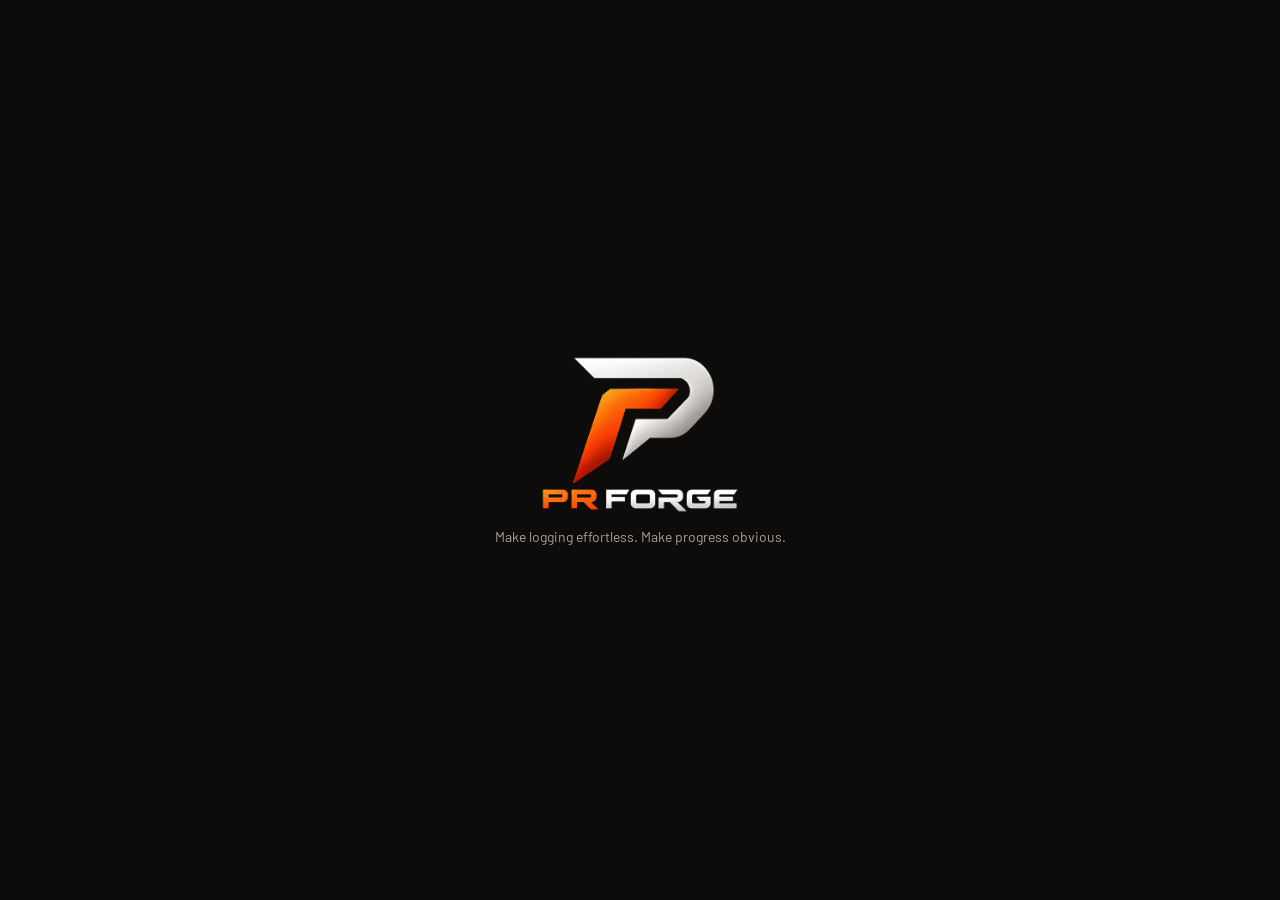
<file: index.html>
<!doctype html>
<html lang="en">
<head>
  <meta charset="utf-8">
  <script>window.__prfStart = Date.now();</script>
  <meta name="viewport" content="width=device-width, initial-scale=1, viewport-fit=cover">
  <meta name="theme-color" content="#0D0C0B">
  <meta name="color-scheme" content="dark">
  <meta name="mobile-web-app-capable" content="yes">
  <meta name="apple-mobile-web-app-capable" content="yes">
  <meta name="apple-mobile-web-app-status-bar-style" content="black-translucent">
  <meta name="apple-mobile-web-app-title" content="PR Forge">
  <meta name="description" content="PR Forge — log lifts fast, see progress clearly.">
  <title>PR Forge</title>
  <link rel="manifest" href="manifest.webmanifest">
  <link rel="apple-touch-icon" href="icons/apple-touch-icon.png">
  <link rel="icon" type="image/png" href="icons/icon-192.png">
  <link rel="stylesheet" href="css/app.css">
</head>
<body>
  <div id="splash" aria-label="PR Forge is loading">
    <img class="splash-logo" src="icons/splash-logo.png" alt="" onerror="this.remove()">
    <div class="wordmark"><span>PR</span> FORGE</div>
    <p class="tagline">Make logging effortless. Make progress obvious.</p>
  </div>
  <div id="app" hidden></div>
  <div id="toast-root" aria-live="polite"></div>
  <div id="modal-root" hidden></div>
  <noscript>PR Forge needs JavaScript turned on.</noscript>

  <script src="js/units.js"></script>
  <script src="js/exercise-library.js"></script>
  <script src="js/exercises.js"></script>
  <script src="js/cues.js"></script>
  <script src="js/metrics.js"></script>
  <script src="js/store.js"></script>
  <script src="js/plates.js"></script>
  <script src="js/importers.js"></script>
  <script src="js/vendor/supabase.js"></script>
  <script src="js/sync.js"></script>
  <script src="js/cloud.js"></script>
  <script src="js/app.js"></script>
</body>
</html>
</file>
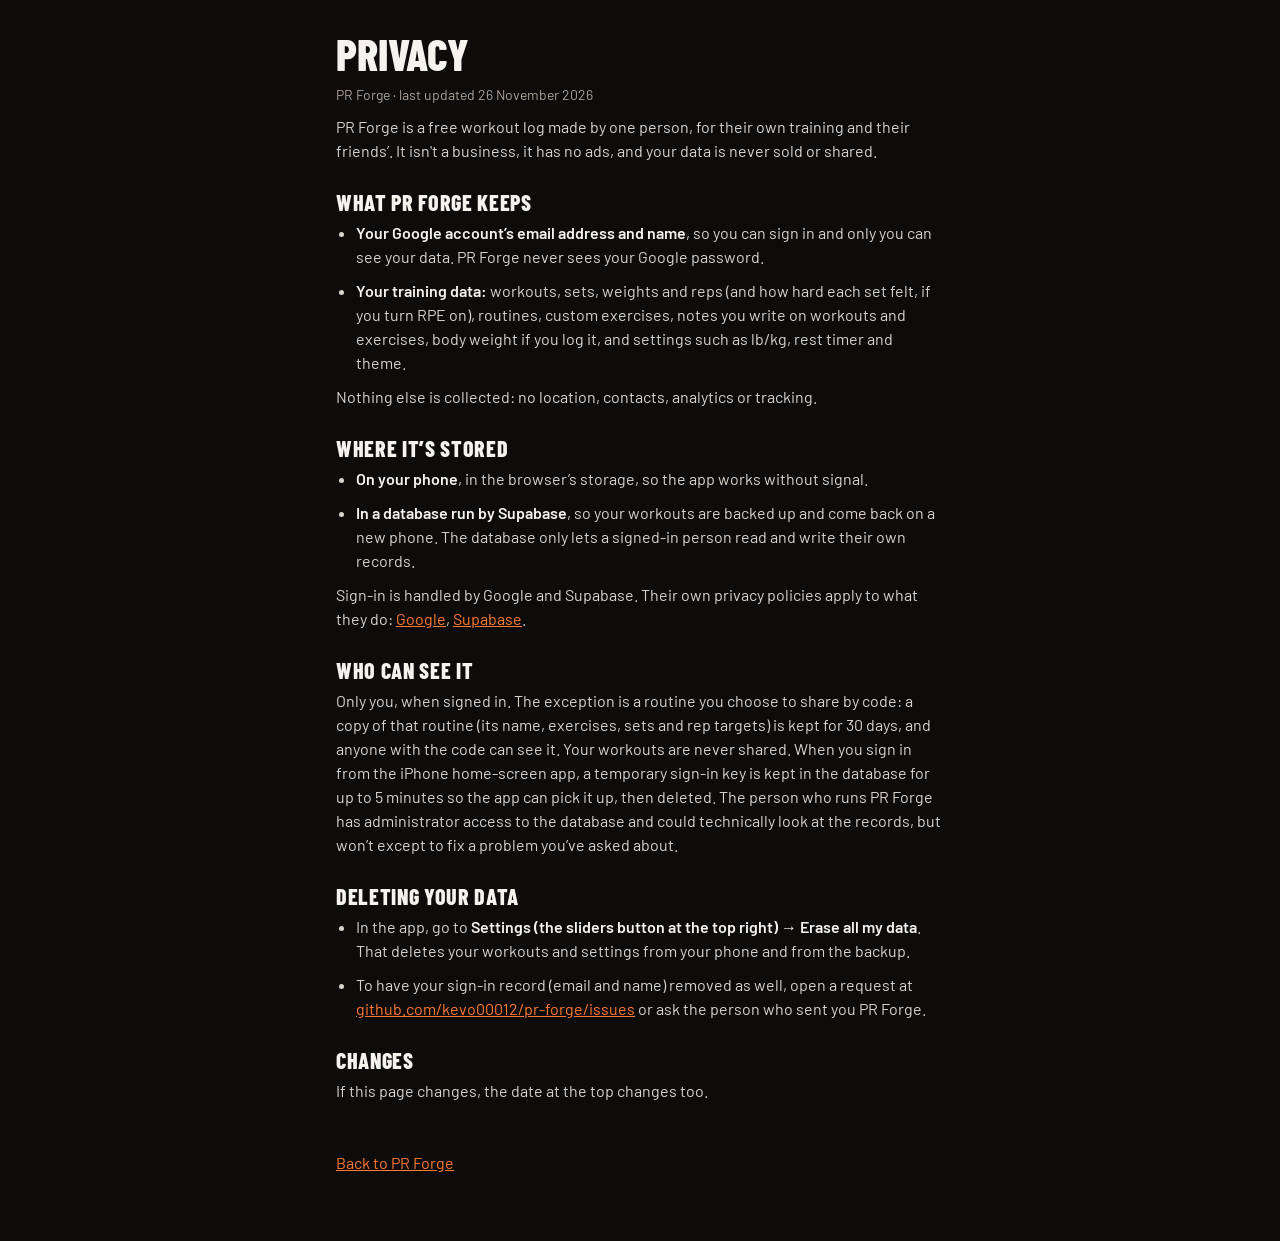
<file: privacy.html>
<!doctype html>
<html lang="en">
<head>
  <meta charset="utf-8">
  <meta name="viewport" content="width=device-width, initial-scale=1">
  <meta name="theme-color" content="#0D0C0B">
  <meta name="color-scheme" content="dark">
  <title>PR Forge privacy</title>
  <link rel="icon" type="image/png" href="icons/icon-192.png">
  <style>
    @font-face { font-family: "Barlow"; font-weight: 400; font-display: swap; src: url("fonts/barlow-latin-400-normal.woff2") format("woff2"); }
    @font-face { font-family: "Barlow"; font-weight: 600; font-display: swap; src: url("fonts/barlow-latin-600-normal.woff2") format("woff2"); }
    @font-face { font-family: "Barlow Condensed"; font-weight: 800; font-display: swap; src: url("fonts/barlow-condensed-latin-800-normal.woff2") format("woff2"); }
    :root { --bg: #0d0c0b; --text: #f6f3ef; --soft: #d9d3cc; --muted: #a8a098; --line: #2e2a26; --accent: #ff7a32; }
    * { box-sizing: border-box; }
    html, body { margin: 0; background: var(--bg); color: var(--text); font-family: "Barlow", "Helvetica Neue", Arial, sans-serif; }
    main { max-width: 640px; margin: 0 auto; padding: 32px 16px 56px; }
    h1, h2 { font-family: "Barlow Condensed", "Arial Narrow", sans-serif; font-weight: 800; text-transform: uppercase; line-height: 1; margin: 0; }
    h1 { font-size: 44px; margin-bottom: 8px; }
    h2 { font-size: 22px; letter-spacing: .03em; margin: 28px 0 8px; }
    p, li { font-size: 16px; line-height: 1.5; color: var(--soft); margin: 0 0 10px; }
    ul { padding-left: 20px; margin: 0 0 10px; }
    strong { color: var(--text); }
    a { color: var(--accent); }
    .muted { color: var(--muted); font-size: 14px; }
    .back { display: inline-block; margin-top: 28px; min-height: 44px; line-height: 44px; }
  </style>
</head>
<body>
<main>
  <h1>Privacy</h1>
  <p class="muted">PR Forge · last updated 26 November 2026</p>

  <p>PR Forge is a free workout log made by one person, for their own training and their friends’. It isn't a business, it has no ads, and your data is never sold or shared.</p>

  <h2>What PR Forge keeps</h2>
  <ul>
    <li><strong>Your Google account’s email address and name</strong>, so you can sign in and only you can see your data. PR Forge never sees your Google password.</li>
    <li><strong>Your training data:</strong> workouts, sets, weights and reps (and how hard each set felt, if you turn RPE on), routines, custom exercises, notes you write on workouts and exercises, body weight if you log it, and settings such as lb/kg, rest timer and theme.</li>
  </ul>
  <p>Nothing else is collected: no location, contacts, analytics or tracking.</p>

  <h2>Where it’s stored</h2>
  <ul>
    <li><strong>On your phone</strong>, in the browser’s storage, so the app works without signal.</li>
    <li><strong>In a database run by Supabase</strong>, so your workouts are backed up and come back on a new phone. The database only lets a signed-in person read and write their own records.</li>
  </ul>
  <p>Sign-in is handled by Google and Supabase. Their own privacy policies apply to what they do: <a href="https://policies.google.com/privacy">Google</a>, <a href="https://supabase.com/privacy">Supabase</a>.</p>

  <h2>Who can see it</h2>
  <p>Only you, when signed in. The exception is a routine you choose to share by code: a copy of that routine (its name, exercises, sets and rep targets) is kept for 30 days, and anyone with the code can see it. Your workouts are never shared. When you sign in from the iPhone home-screen app, a temporary sign-in key is kept in the database for up to 5 minutes so the app can pick it up, then deleted. The person who runs PR Forge has administrator access to the database and could technically look at the records, but won’t except to fix a problem you’ve asked about.</p>

  <h2>Deleting your data</h2>
  <ul>
    <li>In the app, go to <strong>Settings (the sliders button at the top right) → Erase all my data</strong>. That deletes your workouts and settings from your phone and from the backup.</li>
    <li>To have your sign-in record (email and name) removed as well, open a request at <a href="https://github.com/kevo00012/pr-forge/issues">github.com/kevo00012/pr-forge/issues</a> or ask the person who sent you PR Forge.</li>
  </ul>

  <h2>Changes</h2>
  <p>If this page changes, the date at the top changes too.</p>

  <a class="back" href="./">Back to PR Forge</a>
</main>
</body>
</html>
</file>
<file: css/app.css>
/* PR Forge — "Forge Scoreboard". Barlow Condensed for headings and numbers, Barlow for body.
 * Orange only for "act" or "win" (primary button, confirmed set, current set, PRs). Phone first. */
@font-face { font-family: "Barlow"; font-weight: 400; font-display: swap; src: url("../fonts/barlow-latin-400-normal.woff2") format("woff2"); }
@font-face { font-family: "Barlow"; font-weight: 500; font-display: swap; src: url("../fonts/barlow-latin-500-normal.woff2") format("woff2"); }
@font-face { font-family: "Barlow"; font-weight: 600; font-display: swap; src: url("../fonts/barlow-latin-600-normal.woff2") format("woff2"); }
@font-face { font-family: "Barlow"; font-weight: 700; font-display: swap; src: url("../fonts/barlow-latin-700-normal.woff2") format("woff2"); }
@font-face { font-family: "Barlow Condensed"; font-weight: 600; font-display: swap; src: url("../fonts/barlow-condensed-latin-600-normal.woff2") format("woff2"); }
@font-face { font-family: "Barlow Condensed"; font-weight: 700; font-display: swap; src: url("../fonts/barlow-condensed-latin-700-normal.woff2") format("woff2"); }
@font-face { font-family: "Barlow Condensed"; font-weight: 800; font-display: swap; src: url("../fonts/barlow-condensed-latin-800-normal.woff2") format("woff2"); }
:root {
  --bg: #0d0c0b;
  --surface: #171513;
  --raised: #211e1b;
  --line: #2e2a26;
  --line-2: #3a322b;
  --text: #f6f3ef;
  --soft: #d9d3cc;
  --muted: #a8a098;
  --faint: #6f6861;
  --ghost: #7a726b;
  --bar: #3a342f;
  --accent: #ff7a32;
  --accent-ink: #ff7a32;   /* orange used as text; darker in the light theme */
  --dock: #1c1916;
  --dot-bg: #1a1816;
  --warn-line: #6b5214;
  --on-accent: #1a0b03;
  --on-pr: #140802;
  --hot: #1f1712;
  --warn: #f5b94a;
  --warn-soft: #2a2213;
  --warn-text: #f5d59a;
  --danger: #ff5c5c;
  /* Spacing scale (2.5.0): use these for gap, padding and margin instead of raw pixels. */
  --space-1: 2px; --space-2: 4px; --space-3: 6px; --space-4: 8px; --space-5: 10px;
  --space-6: 12px; --space-7: 14px; --space-8: 16px; --space-9: 20px; --space-10: 24px;
  /* Type sizes for body and controls (2.5.0). Brand roles: table heads 2xs, help text s (13), body m (14), ledes and
     controls l (15). Big condensed display numbers (24px+) stay literal: each is a one-off. */
  --fs-2xs: 11px; --fs-xs: 12px; --fs-s: 13px; --fs-m: 14px; --fs-l: 15px;
  --fs-xl: 16px; --fs-2xl: 17px; --fs-3xl: 18px; --fs-4xl: 20px; --fs-5xl: 22px;
  --tabbar-h: 60px;
  --safe-b: env(safe-area-inset-bottom, 0px);
  --safe-t: env(safe-area-inset-top, 0px);
  --body: "Barlow", "Helvetica Neue", Arial, sans-serif;
  --cond: "Barlow Condensed", "Arial Narrow", sans-serif;
  font-family: var(--body);
  color: var(--text);
  background: var(--bg);
  -webkit-text-size-adjust: 100%;
}
* { box-sizing: border-box; }
html, body { margin: 0; background: var(--bg); }
body { min-height: 100vh; overscroll-behavior-y: none; -webkit-tap-highlight-color: transparent; }
button, input, select { font: inherit; color: inherit; }
button { cursor: pointer; border: 0; background: none; padding: 0; }
button:disabled { opacity: .4; cursor: default; }
:focus-visible { outline: 2px solid var(--accent); outline-offset: 2px; }
h1, h2, h3, p { margin: 0; }
ul, ol { list-style: none; margin: 0; padding: 0; }
.muted { color: var(--muted); }
.small { font-size: var(--fs-s); }
.center { text-align: center; }
.pad { padding: var(--space-9) var(--space-4); }
.icon { width: 24px; height: 24px; fill: none; stroke: currentColor; stroke-width: 2; stroke-linecap: round; stroke-linejoin: round; flex: none; }
.icon.sm { width: 18px; height: 18px; }

/* Splash */
#splash {
  position: fixed; inset: 0; z-index: 50; background: var(--bg);
  display: flex; flex-direction: column; align-items: center; justify-content: center; gap: var(--space-7);
  transition: opacity .4s ease;
}
#splash.out { opacity: 0; pointer-events: none; }
.splash-logo { width: 200px; max-width: 60vw; height: auto; aspect-ratio: 466 / 370; } /* the logo's mark and lettering, cut from the badge so no square shows */
.splash-logo + .wordmark { display: none; } /* the logo carries the name; the text is the fallback if it can't load */
.wordmark { font-family: var(--cond); font-size: 56px; font-weight: 800; letter-spacing: .12em; line-height: 1; }
.wordmark span { color: var(--accent-ink); }
.tagline { color: var(--muted); font-size: var(--fs-m); padding: 0 var(--space-8); text-align: center; }
.wordmark-img { display: block; flex: none; width: 136px; height: auto; margin-bottom: 7px; }

/* Layout */
.screen {
  max-width: 560px; margin: 0 auto;
  padding: calc(var(--space-9) + var(--safe-t)) var(--space-8) calc(var(--tabbar-h) + var(--safe-b) + 104px);
  display: flex; flex-direction: column; gap: var(--space-8);
}
.screen.no-tabs { padding-bottom: calc(var(--space-10) + var(--safe-b)); }
.top { display: flex; flex-direction: column; gap: var(--space-1); }
.top.row { flex-direction: row; align-items: center; justify-content: space-between; gap: var(--space-5); }
.center a { color: inherit; }
.top-tools { display: flex; align-items: center; gap: var(--space-5); flex: none; }
.top-tools .wordmark-img { margin-bottom: 0; }
.top.end { align-items: flex-end; }
.sticky-top {
  position: sticky; top: 0; z-index: 5; background: var(--bg);
  margin: calc(-20px - var(--safe-t)) -16px 0; padding: calc(var(--space-5) + var(--safe-t)) var(--space-8) var(--space-5);
  border-bottom: 1px solid var(--line);
}
h1, h2, h3, .card-title, .eyebrow { font-family: var(--cond); text-transform: uppercase; }
h1 { font-size: 46px; font-weight: 800; line-height: .95; letter-spacing: -.01em; overflow-wrap: anywhere; }
h1.h-sm { font-size: var(--fs-5xl); letter-spacing: .04em; line-height: 1; }
h1.big { font-size: 52px; }
h2 { font-size: 30px; font-weight: 800; line-height: 1; overflow-wrap: anywhere; }
h2.big { font-size: 40px; }
h3, h2.h-lift { font-size: var(--fs-4xl); font-weight: 700; line-height: 1.05; overflow-wrap: anywhere; }
.eyebrow { color: var(--muted); font-size: var(--fs-m); font-weight: 600; letter-spacing: .16em; display: flex; align-items: center; gap: var(--space-4); }
.eyebrow.on { color: var(--accent-ink); font-weight: 700; font-size: var(--fs-s); letter-spacing: .18em; }
.card { background: var(--surface); border: 1px solid var(--line); border-radius: 20px; padding: var(--space-8); display: flex; flex-direction: column; gap: var(--space-6); min-width: 0; }
.card-title { font-size: var(--fs-s); color: var(--muted); letter-spacing: .16em; font-weight: 700; line-height: 1.2; }
.card.empty { text-align: center; padding: 26px 18px; }
.card.hero { padding: var(--space-9); gap: var(--space-8); }
.hero-top { display: flex; justify-content: space-between; align-items: baseline; gap: var(--space-5); }
.ex-names { color: var(--soft); font-size: var(--fs-m); line-height: 1.4; }
.row-2 { display: grid; grid-template-columns: minmax(0, 1fr) minmax(0, 1fr); gap: var(--space-4); }
.tip { line-height: 1.4; }
.row-2 .btn { font-size: var(--fs-l); padding: 0 var(--space-4); white-space: nowrap; }
.num-font { font-family: var(--cond); font-variant-numeric: tabular-nums; }

/* Buttons */
.btn {
  display: inline-flex; align-items: center; justify-content: center; gap: var(--space-3);
  min-height: 44px; padding: 0 var(--space-8); border-radius: 12px; font-weight: 600; font-size: var(--fs-l);
  background: var(--raised); border: 1px solid var(--line);
}
.btn.block { width: 100%; }
.btn.sm { padding: 0 var(--space-6); font-size: var(--fs-m); }
.btn.primary, .btn.white {
  min-height: 56px; border-radius: 14px; font-family: var(--cond); font-weight: 800; font-size: var(--fs-4xl);
  letter-spacing: .08em; text-transform: uppercase;
}
.btn.primary { background: var(--accent); border-color: var(--accent); color: var(--on-accent); }
.btn.primary.sm { min-height: 44px; border-radius: 12px; font-size: var(--fs-xl); }
.btn.primary:active { filter: brightness(.92); }
.btn.white { background: var(--text); border-color: var(--text); color: var(--bg); }
.btn.finish {
  background: transparent; border: 1.5px solid var(--accent); color: var(--accent-ink);
  font-family: var(--cond); font-weight: 800; font-size: var(--fs-xl); letter-spacing: .08em; text-transform: uppercase;
}
.btn.ghost { background: transparent; }
.btn.danger { background: var(--danger); border-color: var(--danger); color: #1a0606; }
.btn.danger-ghost { background: transparent; color: var(--danger); border-color: transparent; }
.modal-actions .btn.primary { min-height: 44px; border-radius: 12px; font-size: var(--fs-2xl); }
.icon-btn { width: 44px; height: 44px; display: inline-flex; align-items: center; justify-content: center; border-radius: 12px; color: var(--muted); flex: none; }
.icon-btn.boxed { border: 1px solid var(--line); color: var(--text); }
.icon-btn:active { background: var(--raised); }
.chip { min-height: 44px; padding: 0 var(--space-7); border-radius: 12px; border: 1px solid var(--line); background: transparent; font-size: var(--fs-m); font-weight: 600; white-space: nowrap; color: var(--soft); }
.chip.on { background: var(--text); border-color: var(--text); color: var(--bg); font-weight: 700; }
.chips { display: flex; flex-wrap: wrap; gap: var(--space-3); }
.chips.scroll { flex-wrap: nowrap; overflow-x: auto; scrollbar-width: none; padding-bottom: var(--space-1); flex: none; }
.chips.scroll::-webkit-scrollbar { display: none; }

/* Tab bar + docks above it */
.tabbar {
  position: fixed; left: 0; right: 0; bottom: 0; z-index: 20;
  display: grid; grid-template-columns: repeat(4, minmax(0, 1fr)); gap: var(--space-2);
  height: calc(var(--tabbar-h) + var(--safe-b)); padding: 0 var(--space-6) var(--safe-b);
  background: var(--bg); border-top: 1px solid var(--line);
}
.tab { display: flex; flex-direction: column; align-items: center; justify-content: center; gap: var(--space-2); color: var(--muted); font-size: var(--fs-2xs); font-weight: 600; letter-spacing: .04em; }
.tab.on { color: var(--accent-ink); font-weight: 700; }
.active-bar, .rest-dock {
  position: fixed; left: 12px; right: 12px; z-index: 19;
  bottom: calc(var(--tabbar-h) + var(--safe-b) + 12px);
  max-width: 536px; margin: 0 auto;
  display: flex; align-items: center; gap: var(--space-6); text-align: left;
}
.active-bar { min-height: 60px; padding: var(--space-5) var(--space-8); background: var(--hot); border: 1.5px solid var(--accent); border-radius: 18px; }
.ab-text { flex: 1; display: flex; flex-direction: column; min-width: 0; }
.ab-text strong { font-family: var(--cond); font-weight: 800; font-size: var(--fs-4xl); line-height: 1.1; text-transform: uppercase; white-space: nowrap; overflow: hidden; text-overflow: ellipsis; }
.ab-text .muted { font-size: var(--fs-s); font-variant-numeric: tabular-nums; }
.ab-go { color: var(--accent-ink); font-family: var(--cond); font-weight: 800; font-size: var(--fs-xl); letter-spacing: .08em; text-transform: uppercase; }
.pulse { width: 10px; height: 10px; border-radius: 50%; background: var(--accent); flex: none; box-shadow: 0 0 0 0 rgba(255,122,50,.6); animation: pulse 1.8s infinite; }
@keyframes pulse { 70% { box-shadow: 0 0 0 9px rgba(255,122,50,0); } 100% { box-shadow: 0 0 0 0 rgba(255,122,50,0); } }
.rest-dock { padding: var(--space-6) var(--space-6) var(--space-6) var(--space-8); background: var(--dock); border: 1px solid var(--line-2); border-radius: 18px; }
.rest-main { flex: 1; min-width: 0; display: flex; flex-direction: column; gap: var(--space-3); }
.rest-read { display: flex; align-items: baseline; gap: var(--space-4); }
.rest-label { font-family: var(--cond); font-weight: 700; font-size: var(--fs-xs); letter-spacing: .16em; text-transform: uppercase; color: var(--muted); }
.rest-time { font-family: var(--cond); font-weight: 800; font-size: 32px; line-height: 1; font-variant-numeric: tabular-nums; }
.rest-track, .wk-track { height: 4px; border-radius: 2px; overflow: hidden; }
.rest-track { background: var(--line); }
.wk-track { background: var(--raised); }
.rest-fill, .wk-fill { height: 4px; background: var(--accent); }
.rest-btn { height: 44px; padding: 0 var(--space-6); border-radius: 12px; border: 1px solid var(--line-2); font-weight: 700; font-size: var(--fs-l); flex: none; }

/* Today */
.week-wrap { display: flex; flex-direction: column; gap: var(--space-5); }
.week { display: grid; grid-template-columns: repeat(7, minmax(0, 1fr)); gap: var(--space-3); }
.day { display: flex; flex-direction: column; align-items: center; gap: var(--space-3); }
.dl { font-size: var(--fs-xs); color: var(--muted); font-weight: 600; }
.dot { width: 100%; height: 44px; border-radius: 8px; background: var(--dot-bg); border: 1px solid var(--line); display: flex; align-items: center; justify-content: center; color: var(--on-accent); }
.dot .icon { width: 20px; height: 20px; stroke-width: 2.6; }
.day.done .dot { background: var(--accent); border-color: var(--accent); }
.day.today .dot { border: 2px solid var(--accent); background: transparent; }
.day.today.done .dot { background: var(--accent); }
.day.future .dot { background: transparent; border-style: dashed; border-color: var(--line-2); }
.day.future .dl { color: var(--faint); }
.day.today .dl { color: var(--accent-ink); font-weight: 700; }
.week-line { font-size: var(--fs-m); color: var(--muted); }
.plan { display: flex; flex-direction: column; }
.plan li { display: flex; justify-content: space-between; align-items: baseline; gap: var(--space-6); padding: var(--space-5) 0; border-top: 1px solid var(--line); }
.plan li:last-child { border-bottom: 1px solid var(--line); }
.plan-name { font-size: var(--fs-xl); font-weight: 600; min-width: 0; }
.plan-side { font-size: var(--fs-s); font-weight: 500; color: var(--muted); white-space: nowrap; }
.plan-val { font-family: var(--cond); font-weight: 600; font-size: var(--fs-3xl); color: var(--soft); font-variant-numeric: tabular-nums; white-space: nowrap; }
.plan-more { font-size: var(--fs-s); color: var(--muted); }
.stats { display: grid; grid-template-columns: repeat(3, minmax(0, 1fr)); border-top: 1px solid var(--line); border-bottom: 1px solid var(--line); }
.stat { padding: var(--space-7) var(--space-4) var(--space-7) var(--space-7); display: flex; flex-direction: column; gap: var(--space-1); min-width: 0; border-right: 1px solid var(--line); }
.stat:first-child { padding-left: 0; }
.stat:last-child { border-right: 0; }
.stat-v { font-family: var(--cond); font-size: 30px; font-weight: 700; line-height: 1; font-variant-numeric: tabular-nums; white-space: nowrap; }
.stat-v small { font-size: var(--fs-3xl); color: var(--muted); font-weight: 700; }
.stat-v.soft { font-size: var(--fs-5xl); line-height: 30px; color: var(--soft); }
.stat-v.up { color: var(--accent-ink); }
.stat-l { font-size: var(--fs-xs); color: var(--muted); line-height: 1.25; overflow: hidden; text-overflow: ellipsis; white-space: nowrap; }

/* Saved workouts */
.tpl-head { display: flex; justify-content: space-between; align-items: center; gap: var(--space-4); }
.tpl-list { display: flex; flex-direction: column; }
.tpl-row { display: grid; grid-template-columns: minmax(0, 1fr) auto; grid-template-areas: "name tools" "step step"; gap: var(--space-3) var(--space-4); padding: var(--space-5) 0; border-bottom: 1px solid var(--line); }
.tpl-row:last-child { border-bottom: 0; }
.tpl-name { grid-area: name; display: flex; flex-direction: column; gap: var(--space-1); min-width: 0; }
.tpl-tools { grid-area: tools; display: flex; }
.stepper { grid-area: step; display: inline-flex; align-items: center; gap: var(--space-2); justify-self: start; background: var(--raised); border-radius: 12px; }
.stepper button { width: 44px; height: 44px; font-size: var(--fs-4xl); color: var(--text); }
.stepper span { min-width: 58px; text-align: center; font-family: var(--cond); font-weight: 700; font-size: var(--fs-2xl); font-variant-numeric: tabular-nums; }
.mus-list { list-style: none; margin: 0; padding: 0; display: flex; flex-direction: column; gap: var(--space-4); }
.mus-row { display: grid; grid-template-columns: 84px minmax(0, 1fr) 56px; align-items: center; gap: var(--space-5); }
.mus-name { font-size: var(--fs-m); color: var(--soft); white-space: nowrap; overflow: hidden; text-overflow: ellipsis; }
.mus-track { position: relative; height: 12px; border-radius: 6px; background: var(--raised); overflow: hidden; }
.mus-last, .mus-now { position: absolute; left: 0; top: 0; bottom: 0; border-radius: 6px; }
.mus-last { background: var(--line); }
.mus-now { background: var(--soft); top: 3px; bottom: 3px; }
.mus-num { font-family: var(--cond); font-weight: 700; font-size: var(--fs-3xl); text-align: right; font-variant-numeric: tabular-nums; }
.mus-num small { font-size: var(--fs-m); color: var(--muted); font-weight: 600; }
.set-row.rpe { grid-template-columns: 36px minmax(0, 1fr) 14px minmax(0, 1fr) 46px 52px; gap: var(--space-3); }
.set-row.one.rpe { grid-template-columns: 36px minmax(0, 1fr) 46px 52px; }
.set-row.head.rpe span:nth-child(5), .set-row.head.one.rpe span:nth-child(3) { text-align: center; }
.rpe-in { font-size: var(--fs-2xl) !important; }
.sup-tag { color: var(--text); font-weight: 700; }
.tpl-link { grid-column: 1 / -1; justify-self: start; min-height: 44px; padding: 0 var(--space-6); margin-top: var(--space-1); border-radius: 12px; border: 1px dashed var(--line-2); color: var(--muted); font-size: var(--fs-m); font-weight: 600; }
.tpl-link.on { border-style: solid; border-color: var(--soft); color: var(--text); }
.bw-row { display: flex; align-items: center; justify-content: space-between; gap: var(--space-6); }
.bw-list { list-style: none; margin: 0; padding: 0; }
.bw-item { display: grid; grid-template-columns: 1fr auto 44px; align-items: center; gap: var(--space-4); border-top: 1px solid var(--line); min-height: 48px; font-size: var(--fs-l); }
.bw-item strong { font-family: var(--cond); font-size: var(--fs-3xl); font-variant-numeric: tabular-nums; }
.field-pair { display: grid; grid-template-columns: 1fr 1fr; gap: var(--space-5); }
.field-pair .field { min-width: 0; }
.tpl-plan { grid-area: step; display: flex; align-items: center; gap: var(--space-5); flex-wrap: wrap; }
.tpl-reps { display: inline-flex; align-items: center; gap: var(--space-3); color: var(--muted); }
.tpl-reps input { width: 72px; height: 44px; border-radius: 12px; border: 1px solid var(--line); background: var(--raised); color: var(--text); text-align: center;
  font-family: var(--cond); font-weight: 700; font-size: var(--fs-2xl); font-variant-numeric: tabular-nums; }
.tpl-reps input::placeholder { color: var(--muted); font-weight: 600; }
.ex-goal { font-size: var(--fs-s); color: var(--soft); line-height: 1.35; margin-top: var(--space-2); }
.ex-goal b { color: var(--text); }
.card.nudge { gap: var(--space-5); }
.card.nudge p { margin: 0; line-height: 1.4; color: var(--soft); }
.card.nudge b { color: var(--text); }
.card.stale { gap: var(--space-5); border-color: var(--line); }
.card.stale p { margin: 0; line-height: 1.4; color: var(--soft); }
.card.stale b { color: var(--text); }
.row-btns { display: flex; gap: var(--space-4); flex-wrap: wrap; }
.row-btns .btn { min-height: 44px; }
.field { display: flex; flex-direction: column; gap: var(--space-3); font-size: var(--fs-s); color: var(--muted); }
.field input, .field select, .search {
  width: 100%; min-height: 46px; padding: 0 var(--space-6); border-radius: 12px;
  border: 1px solid var(--line-2); background: var(--bg); color: var(--text); font-size: var(--fs-xl); flex: none;
}
.field input:focus, .search:focus { border-color: var(--accent); outline: none; }
.field textarea { width: 100%; min-height: 180px; padding: var(--space-5) var(--space-6); border-radius: 12px; border: 1px solid var(--line-2); background: var(--bg); color: var(--text); font: inherit; font-size: var(--fs-xl); line-height: 1.4; resize: vertical; }
.field textarea:focus { border-color: var(--accent); outline: none; }
.field textarea::placeholder { color: var(--ghost); }
.paste-wk { display: flex; flex-direction: column; gap: var(--space-3); }
.paste-wk h3 { font-family: var(--cond); font-weight: 800; font-size: var(--fs-4xl); text-transform: uppercase; margin: 0; }
.paste-list { display: flex; flex-direction: column; }
.paste-list li { display: flex; justify-content: space-between; align-items: center; gap: var(--space-5); padding: var(--space-4) 0; border-top: 1px solid var(--line); }
.paste-name { display: flex; flex-direction: column; gap: var(--space-1); min-width: 0; }
.paste-sets { font-family: var(--cond); font-weight: 700; font-size: var(--fs-2xl); white-space: nowrap; font-variant-numeric: tabular-nums; }
.field select { appearance: none; -webkit-appearance: none; }
input::placeholder { color: var(--ghost); opacity: 1; }

/* Logging */
.wk-head { display: grid; grid-template-columns: 44px minmax(0, 1fr) auto; align-items: center; gap: var(--space-4); }
.wk-title { display: flex; flex-direction: column; align-items: center; min-width: 0; }
.wk-title strong { max-width: 100%; font-family: var(--cond); font-weight: 800; font-size: var(--fs-4xl); line-height: 1.15; letter-spacing: .06em; text-transform: uppercase; white-space: nowrap; overflow: hidden; text-overflow: ellipsis; }
.wk-title span { font-family: var(--cond); font-weight: 600; font-size: var(--fs-l); color: var(--muted); font-variant-numeric: tabular-nums; }
.wk-progress { display: flex; flex-direction: column; gap: var(--space-3); }
.wk-progress-text { display: flex; justify-content: space-between; gap: var(--space-6); font-size: var(--fs-s); color: var(--muted); }
.wk-progress-text span:first-child { white-space: nowrap; }
.wk-progress-text span:last-child { min-width: 0; overflow: hidden; text-overflow: ellipsis; white-space: nowrap; }
.ex-card { gap: var(--space-3); }
.ex-head { display: flex; justify-content: space-between; align-items: flex-start; gap: var(--space-4); }
.ex-head-text { display: flex; flex-direction: column; gap: var(--space-2); min-width: 0; flex: 1; }
.ex-head h2 { font-size: 28px; }
.ex-meta { font-size: var(--fs-s); color: var(--muted); line-height: 1.3; }
.ex-tools { display: flex; align-items: center; gap: var(--space-1); flex: none; margin: -6px -10px 0 0; }
.ex-best { font-family: var(--cond); font-weight: 700; font-size: var(--fs-s); letter-spacing: .1em; text-transform: uppercase; color: var(--muted); white-space: nowrap; }
.set-row { display: grid; grid-template-columns: 36px minmax(0, 1fr) 20px minmax(0, 1fr) 52px; gap: var(--space-4); align-items: center; height: 52px; border-top: 1px solid var(--line); }
.set-row.one { grid-template-columns: 36px minmax(0, 1fr) 52px; }
.set-row.head.one span:nth-child(2) { text-align: center; }
.set-row.head { height: auto; border-top: 0; padding: var(--space-5) 0 var(--space-1); font-size: var(--fs-2xs); font-weight: 700; letter-spacing: .12em; text-transform: uppercase; color: var(--muted); }
.set-row.head span:nth-child(2), .set-row.head span:nth-child(4) { text-align: center; }
.head-side { letter-spacing: 0; text-transform: none; font-weight: 600; color: var(--soft); white-space: nowrap; }
.set-n { position: relative; width: 32px; height: 32px; border-radius: 8px; background: var(--raised); font-weight: 700; font-size: var(--fs-m); display: flex; align-items: center; justify-content: center; }
.set-n::after { content: ""; position: absolute; inset: -6px -8px -6px -4px; }
.set-row.warm .set-n { color: var(--warn); background: var(--warn-soft); }
.x { color: var(--faint); font-size: var(--fs-xl); text-align: center; }
.cell { position: relative; min-width: 0; }
.num {
  width: 100%; height: 44px; border-radius: 10px; border: 1px solid var(--line-2); background: var(--bg);
  text-align: center; font-family: var(--cond); font-size: 26px; font-weight: 700; font-variant-numeric: tabular-nums; color: var(--text); padding: 0 var(--space-1);
}
.num:focus { border-color: var(--accent); outline: none; }
.pr-tag { position: absolute; right: 0; top: 2px; font-family: var(--cond); font-weight: 800; font-size: var(--fs-2xs); letter-spacing: .12em; color: var(--accent-ink); pointer-events: none; }
.check { width: 52px; height: 44px; border-radius: 12px; border: 1px solid var(--line); background: var(--raised); display: flex; align-items: center; justify-content: center; color: var(--muted); }
.check .icon { width: 22px; height: 22px; stroke-width: 2.8; }
.check.on { background: var(--accent); border-color: var(--accent); color: var(--on-accent); }
.set-row.warm .check.on { background: var(--raised); border-color: var(--line); color: var(--muted); }
.set-row.done .num { border-color: transparent; background: transparent; }
.set-row.warm.done .num { color: var(--muted); font-weight: 600; }
.set-row.active { height: 60px; margin: 0 -8px; padding: 0 var(--space-4); border-radius: 14px; border: 1.5px solid var(--accent); background: var(--hot); }
.set-row.active .set-n { background: var(--accent); color: var(--on-accent); font-weight: 800; }
.set-row.active .check { background: transparent; border: 1.5px solid var(--accent); color: var(--accent-ink); }
.set-row.active + .set-row { border-top: 0; }
.plates { display: flex; flex-wrap: wrap; align-items: center; gap: var(--space-4); padding-top: var(--space-4); font-size: var(--fs-s); line-height: 1.3; color: var(--muted); }
.plates:empty { display: none; }
.plate-chips { display: inline-flex; flex-wrap: wrap; gap: var(--space-3); }
.plate-chip { min-width: 36px; height: 28px; padding: 0 var(--space-4); border-radius: 6px; display: inline-flex; align-items: center; justify-content: center; font-family: var(--cond); font-weight: 800; font-size: var(--fs-xl); font-variant-numeric: tabular-nums; color: var(--bg); background: var(--muted); }
.plate-chip.p0 { background: var(--text); }
.plate-chip.p1 { background: var(--soft); }
.type-list { display: flex; flex-direction: column; gap: var(--space-3); }
.type-opt { width: 100%; min-height: 56px; padding: var(--space-4) var(--space-6); border: 1px solid var(--line); border-radius: 12px; display: flex; flex-direction: column; gap: var(--space-1); justify-content: center; text-align: left; }
.type-opt strong { font-weight: 600; }
.type-opt.on { border: 1.5px solid var(--text); }
.bar-input { width: 96px; height: 44px; padding: 0 var(--space-4); border-radius: 12px; border: 1px solid var(--line-2); background: var(--bg); color: var(--text); text-align: center; font-family: var(--cond); font-size: var(--fs-4xl); font-weight: 700; font-variant-numeric: tabular-nums; }
.bar-input:focus { border-color: var(--accent); outline: none; }
.import-row { display: flex; align-items: center; justify-content: space-between; gap: var(--space-4); padding-top: var(--space-3); }
.ex-actions { display: flex; gap: var(--space-4); flex-wrap: wrap; padding-top: var(--space-4); }
.ex-row { width: 100%; min-height: 64px; padding: var(--space-6) var(--space-8); border: 1px solid var(--line); border-radius: 16px; display: flex; justify-content: space-between; align-items: center; gap: var(--space-6); text-align: left; }
.ex-row-text { display: flex; flex-direction: column; gap: var(--space-1); min-width: 0; }
.ex-row-label { font-family: var(--cond); font-weight: 700; font-size: var(--fs-xs); letter-spacing: .16em; text-transform: uppercase; color: var(--muted); display: flex; align-items: center; gap: var(--space-2); }
.ex-row.done .ex-row-label { color: var(--accent-ink); }
.ex-row-label .icon { width: 14px; height: 14px; stroke-width: 3; }
.ex-row-name { font-family: var(--cond); font-weight: 700; font-size: var(--fs-4xl); line-height: 1.1; text-transform: uppercase; overflow-wrap: anywhere; }
.ex-row-plan { font-family: var(--cond); font-weight: 600; font-size: var(--fs-3xl); color: var(--soft); font-variant-numeric: tabular-nums; white-space: nowrap; flex: none; text-align: right; display: flex; flex-direction: column; }
.ex-row-plan small { font-family: var(--body); font-size: var(--fs-s); font-weight: 500; color: var(--muted); }

/* PR moment */
.pr-moment { position: fixed; inset: 0; z-index: 35; background: var(--bg); overflow-y: auto; overscroll-behavior: contain; display: flex; flex-direction: column; }
.pr-panel { background: var(--accent); color: var(--on-pr); padding: calc(var(--space-8) + var(--safe-t)) var(--space-10) 28px; display: flex; flex-direction: column; gap: var(--space-5); flex: none; }
.pr-panel-top { display: flex; justify-content: space-between; align-items: center; gap: var(--space-4); }
.pr-kicker { display: flex; align-items: center; gap: var(--space-4); font-family: var(--cond); font-weight: 800; font-size: var(--fs-l); letter-spacing: .2em; text-transform: uppercase; }
.pr-kicker .icon { width: 20px; height: 20px; }
.pr-close { width: 44px; height: 44px; border-radius: 22px; background: rgba(20, 8, 2, .12); color: var(--on-pr); display: flex; align-items: center; justify-content: center; flex: none; }
.pr-name { margin-top: var(--space-5); font-size: 34px; font-weight: 800; }
.pr-side { font-size: var(--fs-m); font-weight: 600; }
.pr-num { display: flex; align-items: baseline; gap: var(--space-5); font-family: var(--cond); font-weight: 800; line-height: .85; font-variant-numeric: tabular-nums; }
.pr-num-main { font-size: 132px; letter-spacing: -.03em; }
.pr-num.long .pr-num-main { font-size: 92px; }
.pr-num-sub { display: flex; flex-direction: column; gap: var(--space-3); font-size: 30px; }
.pr-grid { display: grid; grid-template-columns: repeat(2, minmax(0, 1fr)); margin-top: var(--space-7); border-top: 2px solid var(--on-pr); }
.pr-grid.one { grid-template-columns: minmax(0, 1fr); }
.pr-grid div { padding-top: var(--space-6); display: flex; flex-direction: column; gap: var(--space-1); min-width: 0; }
.pr-grid div + div { padding-left: var(--space-8); border-left: 2px solid var(--on-pr); }
.pr-grid strong { font-family: var(--cond); font-weight: 800; font-size: 30px; line-height: 1; font-variant-numeric: tabular-nums; }
.pr-grid span { font-size: var(--fs-s); font-weight: 600; }
.pr-chart { padding: var(--space-10) var(--space-10) 0; display: flex; flex-direction: column; gap: var(--space-7); flex: none; }
.pr-chart-head, .pr-chart-foot { display: flex; justify-content: space-between; align-items: baseline; gap: var(--space-4); }
.pr-chart-head span { font-size: var(--fs-s); color: var(--muted); }
.pr-chart-foot { font-size: var(--fs-xs); color: var(--muted); }
.pr-chart-foot strong { color: var(--text); font-weight: 600; }
.pr-note { font-size: var(--fs-l); line-height: 1.45; color: var(--soft); }
.pr-note strong { color: var(--text); }
.pr-note .to { color: var(--accent-ink); }
.pr-foot { margin-top: auto; padding: var(--space-10) var(--space-10) calc(var(--space-10) + var(--safe-b)); flex: none; }
.bars { display: grid; grid-template-columns: repeat(8, minmax(0, 1fr)); gap: 3px; align-items: end; height: 64px; }
.bars span { border-radius: 2px; background: var(--bar); }
.bars span.blank { background: transparent; }
.bars span.last-accent { background: var(--accent); }
.bars span.last-soft { background: var(--soft); }
.bars span.last-warn { background: var(--warn); }
.bars.tall { height: 132px; gap: var(--space-4); border-bottom: 1px solid var(--line); }
.bars.tall span { border-radius: 4px 4px 0 0; }

/* Progress */
.lede { font-size: var(--fs-l); line-height: 1.4; color: var(--soft); }
.lede .win { color: var(--accent-ink); }
.lede .warn { color: var(--warn); }
.trend { display: grid; grid-template-columns: minmax(0, 1fr) 112px; gap: var(--space-2) var(--space-6); align-items: end; border-radius: 18px; width: 100%; text-align: left; }
.trend-lift { font-family: var(--cond); font-size: var(--fs-4xl); font-weight: 700; line-height: 1.05; text-transform: uppercase; overflow-wrap: anywhere; }
.vol-chart { display: grid; grid-template-columns: repeat(8, minmax(0, 1fr)); height: 120px; border-bottom: 1px solid var(--line); }
.vol-col { height: 100%; padding: 0 1px; display: flex; align-items: flex-end; justify-content: center; }
.vol-bar { display: block; width: 100%; border-radius: 4px 4px 0 0; background: var(--bar); }
.vol-col.now .vol-bar { background: var(--soft); }
.vol-col.picked .vol-bar { outline: 2px solid var(--text); outline-offset: -2px; }
.lift-head { display: flex; align-items: center; justify-content: space-between; gap: var(--space-6); flex-wrap: wrap; }
.lift-chart { display: block; width: 100%; height: auto; }
.lift-chart polyline { fill: none; stroke: var(--soft); stroke-width: 2; stroke-linejoin: round; stroke-linecap: round; }
.lift-chart circle { fill: var(--soft); stroke: var(--surface); stroke-width: 2; }
.lift-chart circle.dot-progressing { fill: var(--accent); }
.lift-chart circle.dot-stalled, .lift-chart circle.dot-down { fill: var(--warn); }
.lift-chart .gap { stroke: var(--line); stroke-width: 2; stroke-dasharray: 3 5; }
.lift-chart .axis { stroke: var(--line); stroke-width: 1; }
.lift-chart text { fill: var(--text); font-family: var(--cond); font-weight: 700; font-size: var(--fs-l); }
.ideas { display: flex; flex-direction: column; gap: var(--space-4); }
.ideas li { font-size: var(--fs-m); line-height: 1.4; padding-left: var(--space-7); position: relative; color: var(--soft); }
.ideas li::before { content: ""; position: absolute; left: 0; top: .55em; width: 5px; height: 5px; border-radius: 50%; background: var(--muted); }
.ideas strong { color: var(--text); }
.session-list { display: flex; flex-direction: column; }
.session-list li + li { border-top: 1px solid var(--line); }
.session-row { width: 100%; min-height: 44px; display: flex; align-items: center; justify-content: space-between; gap: var(--space-6); font-size: var(--fs-s); color: var(--muted); text-align: left; }
.session-val { font-family: var(--cond); font-weight: 600; font-size: var(--fs-2xl); color: var(--text); font-variant-numeric: tabular-nums; text-align: right; }
.setup-head { display: flex; flex-direction: column; gap: var(--space-5); }
.setup-logo { width: 88px; height: 88px; border-radius: 17%; }
.warn-text { color: var(--warn-text); }
.privacy-link { display: block; min-height: 44px; line-height: 44px; text-decoration: underline; }
.greet { min-height: calc(100vh - 64px); display: flex; flex-direction: column; justify-content: center; gap: var(--space-10); }
.trend-main { display: flex; flex-direction: column; gap: var(--space-4); min-width: 0; }
.trend-name { display: flex; flex-wrap: wrap; align-items: center; gap: var(--space-3) var(--space-4); }
.trend-num { font-family: var(--cond); font-weight: 800; font-size: 44px; line-height: .9; font-variant-numeric: tabular-nums; }
.trend-num small { font-size: var(--fs-3xl); font-weight: 600; color: var(--muted); }
.pill { height: 22px; padding: 0 var(--space-4); border-radius: 11px; display: inline-flex; align-items: center; font-size: var(--fs-2xs); font-weight: 800; letter-spacing: .08em; text-transform: uppercase; white-space: nowrap; }
.pill.progressing { background: var(--accent); color: var(--on-pr); }
.pill.holding { border: 1px solid var(--faint); color: var(--soft); }
.pill.stalled { background: var(--warn-soft); color: var(--warn); }
.pill.building { border: 1px dashed var(--faint); color: var(--muted); }
.pill.down { background: var(--warn-soft); color: var(--warn); }
.pill.paused { border: 1px dashed var(--faint); color: var(--soft); }
.idea { display: block; grid-column: 1 / -1; margin-top: var(--space-5); padding-top: var(--space-5); border-top: 1px solid var(--line); font-size: var(--fs-m); line-height: 1.4; color: var(--warn-text); }
.how summary { color: var(--soft); font-size: var(--fs-m); font-weight: 600; cursor: pointer; min-height: 44px; display: flex; align-items: center; text-decoration: underline; text-underline-offset: 4px; }
.how p { line-height: 1.45; }
.prs { display: flex; flex-direction: column; }
.pr { padding: var(--space-6) 0; border-top: 1px solid var(--line); display: flex; flex-direction: column; gap: var(--space-2); }
.pr:first-child { border-top: 0; padding-top: 0; }
.pr:last-child { padding-bottom: 0; }
.pr-main { font-family: var(--cond); font-weight: 700; font-size: var(--fs-5xl); line-height: 1.1; font-variant-numeric: tabular-nums; }
.pr-main .muted { font-weight: 600; font-size: var(--fs-2xl); }
.setting { display: flex; align-items: center; justify-content: space-between; gap: var(--space-5); padding: var(--space-3) 0; }
.setting.col { flex-direction: column; align-items: stretch; }
.setting > span { font-weight: 600; }
.seg { display: inline-flex; background: var(--surface); border: 1px solid var(--line); border-radius: 12px; padding: 3px; }
.seg button { min-width: 54px; height: 44px; border-radius: 9px; font-weight: 600; font-size: var(--fs-m); color: var(--muted); }
.seg-full { display: flex; width: 100%; }
.seg-full button { flex: 1; min-width: 0; }
.seg button.on { background: var(--text); color: var(--bg); font-weight: 700; }
.seg-wide { display: grid; grid-template-columns: 1fr 1fr; width: 100%; }
.seg-wide button { min-width: 0; }
.pr-btn { width: 100%; text-align: left; min-height: 44px; }
.prs li .pr-btn { border-top: 1px solid var(--line); padding: var(--space-6) 0; }
.prs li:first-child .pr-btn { border-top: 0; padding-top: 0; }
.prs li:last-child .pr-btn { padding-bottom: 0; }
.ex-index { gap: 0; padding-top: var(--space-2); padding-bottom: var(--space-2); }
.ex-index-row { display: flex; align-items: center; justify-content: space-between; gap: var(--space-5); width: 100%; min-height: 56px; padding: var(--space-5) 0; text-align: left; border-top: 1px solid var(--line); }
.ex-index-row:first-child { border-top: 0; }
.ex-index-row .icon { color: var(--muted); flex: none; }

/* History + workout summary */
.month { font-size: var(--fs-s); font-weight: 700; color: var(--muted); letter-spacing: .16em; line-height: 1.2; margin-top: var(--space-4); }
.card.hist { text-align: left; gap: var(--space-3); width: 100%; }
.hist-top { display: flex; justify-content: space-between; gap: var(--space-4); align-items: baseline; }
.hist-name { font-family: var(--cond); font-weight: 800; font-size: 24px; line-height: 1.05; text-transform: uppercase; min-width: 0; overflow-wrap: anywhere; }
.hist-date { white-space: nowrap; }
.pr-badge { display: inline-flex; align-items: center; gap: var(--space-2); align-self: flex-start; height: 24px; padding: 0 var(--space-4); border-radius: 8px; background: var(--accent); color: var(--on-pr); font-family: var(--cond); font-size: var(--fs-m); font-weight: 800; letter-spacing: .06em; text-transform: uppercase; }
.pr-badge .icon { width: 14px; height: 14px; }
.pr-win { padding: var(--space-7) var(--space-8); border-radius: 16px; background: var(--hot); border: 1.5px solid var(--accent); display: flex; align-items: center; gap: var(--space-7); }
.pr-win-icon { width: 44px; height: 44px; border-radius: 12px; background: var(--accent); color: var(--on-pr); display: flex; align-items: center; justify-content: center; flex: none; }
.pr-win-text { display: flex; flex-direction: column; gap: var(--space-1); min-width: 0; }
.pr-win-text strong { font-family: var(--cond); font-weight: 800; font-size: var(--fs-4xl); line-height: 1.1; text-transform: uppercase; }
.pr-win-text span { font-size: var(--fs-m); color: var(--soft); font-variant-numeric: tabular-nums; }
.log-list { display: flex; flex-direction: column; }
.log { padding: var(--space-8) 0; border-bottom: 1px solid var(--line); display: flex; flex-direction: column; gap: var(--space-5); }
.log:first-child { padding-top: var(--space-4); }
.log:last-child { border-bottom: 0; }
.log-head { display: flex; justify-content: space-between; align-items: baseline; gap: var(--space-6); }
.log-vol { font-size: var(--fs-s); color: var(--muted); white-space: nowrap; }
.set-chips { display: flex; gap: var(--space-3); flex-wrap: wrap; }
.set-chip { height: 32px; padding: 0 var(--space-5); border-radius: 8px; background: var(--raised); display: inline-flex; align-items: center; gap: var(--space-3); font-family: var(--cond); font-weight: 600; font-size: var(--fs-2xl); font-variant-numeric: tabular-nums; }
.set-chip.warm { background: var(--warn-soft); color: var(--warn); }
.set-chip.is-pr { border: 1px solid var(--accent); color: var(--accent-ink); font-weight: 700; }
.foot-actions { display: flex; flex-direction: column; gap: var(--space-4); }

/* Picker sheet */
.sheet-wrap { position: fixed; inset: 0; z-index: 30; display: flex; align-items: flex-end; justify-content: center; }
.backdrop { position: absolute; inset: 0; background: rgba(0, 0, 0, .65); }
.sheet {
  position: relative; width: 100%; max-width: 560px; height: 88vh; height: 88dvh;
  background: var(--surface); border: 1px solid var(--line); border-bottom: 0; border-radius: 20px 20px 0 0;
  display: flex; flex-direction: column; gap: var(--space-5); padding: var(--space-7) var(--space-8) 0;
}
.sheet-head { display: flex; justify-content: space-between; align-items: center; }
.pick-list { flex: 1; overflow-y: auto; -webkit-overflow-scrolling: touch; margin: 0 -16px; padding: 0 var(--space-8); }
.pick-group { padding: var(--space-7) var(--space-1) var(--space-3); font-size: var(--fs-s); font-weight: 700; letter-spacing: .16em; color: var(--muted); border-bottom: 1px solid var(--line); }
.pick { width: 100%; min-height: 56px; display: flex; align-items: center; gap: var(--space-6); padding: var(--space-5) var(--space-1); border-bottom: 1px solid var(--line); text-align: left; }
.pick-text { flex: 1; display: flex; flex-direction: column; gap: var(--space-1); min-width: 0; }
.pick-text strong { font-weight: 600; font-size: var(--fs-xl); }
.pick-box { width: 28px; height: 28px; border-radius: 8px; border: 1.5px solid var(--line-2); display: flex; align-items: center; justify-content: center; flex: none; }
.pick.on .pick-box { background: var(--accent); border-color: var(--accent); color: var(--on-accent); }
.pick-box .icon { width: 16px; height: 16px; stroke-width: 2.8; }
.sheet-foot { display: grid; grid-template-columns: minmax(0, 1fr) minmax(0, 1fr); gap: var(--space-4); align-items: stretch; padding: var(--space-5) 0 calc(var(--space-6) + var(--safe-b)); border-top: 1px solid var(--line); }
.sheet-foot .btn.primary { min-height: 44px; border-radius: 12px; font-size: var(--fs-2xl); }

/* Modal */
#modal-root { position: fixed; inset: 0; z-index: 40; display: flex; align-items: center; justify-content: center; padding: var(--space-8); }
#modal-root[hidden] { display: none; }
.modal { position: relative; width: 100%; max-width: 420px; background: var(--surface); border: 1px solid var(--line); border-radius: 20px; padding: var(--space-9); display: flex; flex-direction: column; gap: var(--space-6); max-height: 90vh; overflow-y: auto; }
.modal p { line-height: 1.45; }
.modal-choices { display: flex; flex-direction: column; gap: var(--space-4); margin-top: var(--space-2); }
.modal-actions { display: grid; grid-template-columns: minmax(0, 1fr) minmax(0, 1fr); gap: var(--space-4); margin-top: var(--space-2); }

/* Toasts */
#toast-root { position: fixed; left: 0; right: 0; top: calc(10px + var(--safe-t)); z-index: 60; display: flex; flex-direction: column; align-items: center; gap: var(--space-4); pointer-events: none; padding: 0 var(--space-8); }
.toast {
  max-width: 420px; width: fit-content; background: var(--raised); border: 1px solid var(--line-2); color: var(--text);
  padding: var(--space-5) var(--space-7); border-radius: 12px; font-size: var(--fs-m); font-weight: 600; box-shadow: 0 8px 30px rgba(0,0,0,.45);
  animation: toast-in .25s ease; transition: opacity .35s, transform .35s;
}
.toast.out { opacity: 0; transform: translateY(-8px); }
.diag p { overflow-wrap: anywhere; }
.tpl-btns { display: flex; gap: var(--space-4); flex: none; }
.spark { display: block; width: 112px; height: 64px; align-self: center; overflow: visible; }
.spark polyline { fill: none; stroke: var(--soft); stroke-width: 2; stroke-linejoin: round; stroke-linecap: round; }
.spark circle { fill: var(--soft); stroke: var(--surface); stroke-width: 2; }
.spark circle.spark-progressing { fill: var(--accent); }
.spark circle.spark-stalled, .spark circle.spark-down { fill: var(--warn); }
.st-card { gap: var(--space-3); }
.st-total { font-family: var(--cond); font-weight: 800; font-size: 56px; line-height: .95; font-variant-numeric: tabular-nums; margin: 0; }
.st-total small { font-size: var(--fs-4xl); font-weight: 600; color: var(--muted); }
.st-change { font-family: var(--cond); font-weight: 700; font-size: var(--fs-3xl); color: var(--soft); font-variant-numeric: tabular-nums; }
.st-change.up { color: var(--accent-ink); }
.month-row { display: flex; align-items: baseline; justify-content: space-between; gap: var(--space-5); flex-wrap: wrap; }
.att-list { gap: 0; padding-top: var(--space-2); padding-bottom: var(--space-2); }
.att-row { display: flex; align-items: center; justify-content: space-between; gap: var(--space-5); width: 100%; min-height: 56px; padding: var(--space-5) 0; text-align: left; border-top: 1px solid var(--line); }
.att-row:first-child { border-top: 0; }
.att-right { display: flex; flex-direction: column; align-items: flex-end; gap: var(--space-2); flex: none; }
.att-num { font-family: var(--cond); font-weight: 700; font-size: var(--fs-2xl); font-variant-numeric: tabular-nums; white-space: nowrap; }
.att-num small { font-size: var(--fs-s); color: var(--muted); font-weight: 600; }
.att-more { width: 100%; min-height: 44px; border-top: 1px solid var(--line); color: var(--soft); font-weight: 600; font-size: var(--fs-m); }
.ex-index-row .pill { flex: none; }
.update-bar { display: flex; align-items: center; justify-content: space-between; gap: var(--space-6); padding: var(--space-5) var(--space-6) var(--space-5) var(--space-8); background: var(--raised); border: 1px solid var(--line-2); border-radius: 14px; font-size: var(--fs-m); line-height: 1.35; color: var(--soft); }
.update-bar strong { color: var(--text); }
.update-bar .btn { flex: none; }
.toast.warn { border-color: var(--warn-line); background: var(--warn-soft); color: var(--warn); }
@keyframes toast-in { from { opacity: 0; transform: translateY(-10px); } }

@media (prefers-reduced-motion: reduce) {
  *, *::before, *::after { animation: none !important; transition: none !important; }
}

/* Light theme (1.8.0). Same layout and orange; text colours chosen for at least 4.5:1 on their backgrounds. */
:root[data-theme="light"] {
  --bg: #f6f3ef;
  --surface: #ffffff;
  --raised: #efeae4;
  --line: #ddd5cc;
  --line-2: #cfc5ba;
  --text: #1a1714;
  --soft: #3d3732;
  --muted: #655d55;
  --faint: #8f867e;
  --ghost: #8a8179;
  --bar: #d9d0c6;
  --accent-ink: #b8430b;
  --hot: #fff1e8;
  --warn: #8f5a00;
  --warn-soft: #fbefd5;
  --warn-text: #6e4500;
  --warn-line: #e6c88a;
  --danger: #c62828;
  --dock: #ffffff;
  --dot-bg: #efeae4;
  color-scheme: light;
}
:root[data-theme="light"] .backdrop { background: rgba(26, 23, 20, .45); }
:root[data-theme="light"] .toast { box-shadow: 0 8px 30px rgba(26, 23, 20, .18); }
:root[data-theme="light"] .btn.danger { color: #ffffff; }
/* The logo's silver lettering is made for a dark ground, so the splash stays dark in every theme. */
:root[data-theme="light"] #splash { background: #0d0c0b; }
:root[data-theme="light"] #splash .tagline { color: #a8a098; }
/* Orange on white is 2.6:1, below the 3:1 a focus ring or state outline needs, so outlines use the darker orange in light. */
:root[data-theme="light"] .num:focus, :root[data-theme="light"] .field input:focus, :root[data-theme="light"] .field textarea:focus,
:root[data-theme="light"] .search:focus, :root[data-theme="light"] .bar-input:focus, :root[data-theme="light"] .tpl-reps input:focus,
:root[data-theme="light"] .set-row.active, :root[data-theme="light"] .set-row.active .check { border-color: var(--accent-ink); }
/* The wordmark's white "FORGE" disappears on light, and the logo files can't be recoloured, so the Today header drops it in light. */
:root[data-theme="light"] .wordmark-img { display: none; }

/* ---- Visual refinement pass (1.9.0) ---- */
/* Headings break lines evenly, so a lone last word ("A") doesn't drop onto its own line. */
h1, h2, h3, .hist-name, .trend-lift, .rec-name { text-wrap: balance; }
/* Routines */
.tpl-head h3 { min-width: 0; }
.tpl-meta { font-size: var(--fs-s); color: var(--muted); font-variant-numeric: tabular-nums; }
.clamp2 { display: -webkit-box; -webkit-line-clamp: 2; -webkit-box-orient: vertical; overflow: hidden; }
/* Progress: strength total */
.st-def { font-size: var(--fs-s); color: var(--muted); line-height: 1.4; }
.st-change { font-family: var(--body); font-weight: 500; font-size: var(--fs-s); color: var(--muted); }
.st-change b { font-family: var(--cond); font-weight: 800; font-size: var(--fs-3xl); color: var(--soft); margin-right: var(--space-1); }
.st-change.up b { color: var(--accent-ink); }
/* Progress: lift status tiles */
.status-tiles { list-style: none; margin: 0; padding: 0; display: grid; gap: var(--space-3); }
.status-tile { display: flex; flex-direction: column; align-items: center; justify-content: center; gap: var(--space-1); min-width: 0; min-height: 64px; padding: var(--space-4) var(--space-2); border-radius: 12px; background: var(--raised); text-align: center; }
.st-n { font-family: var(--cond); font-weight: 800; font-size: 28px; line-height: 1; font-variant-numeric: tabular-nums; }
.st-l { font-size: var(--fs-2xs); font-weight: 600; color: var(--muted); line-height: 1.15; overflow-wrap: anywhere; }
.status-tile.progressing .st-n { color: var(--accent-ink); }
.status-tile.stalled, .status-tile.down { background: var(--warn-soft); }
.status-tile.stalled .st-n, .status-tile.down .st-n, .status-tile.stalled .st-l, .status-tile.down .st-l { color: var(--warn); }
.status-card .how { margin-top: var(--space-1); }
/* Progress: weekly volume */
.vol-labels { display: grid; grid-template-columns: repeat(8, minmax(0, 1fr)); margin-top: var(--space-3); font-size: var(--fs-2xs); color: var(--muted); text-align: center; font-variant-numeric: tabular-nums; }
.vol-labels .now { color: var(--text); font-weight: 700; }
/* Progress: records */
.pr-btn { flex-direction: row; align-items: center; gap: var(--space-5); color: inherit; }
.pr-btn > .icon { flex: none; color: var(--muted); width: 18px; height: 18px; }
.rec-text { display: flex; flex-direction: column; gap: var(--space-2); min-width: 0; flex: 1; }
.rec-name { font-size: var(--fs-l); }
.pr-main { display: flex; align-items: baseline; flex-wrap: wrap; gap: var(--space-2) var(--space-5); }
.rec-num { font-family: var(--cond); font-weight: 800; font-size: 30px; line-height: 1; font-variant-numeric: tabular-nums; }
.rec-num small { font-size: var(--fs-l); font-weight: 600; color: var(--muted); }
.rec-sub { font-family: var(--body); font-size: var(--fs-s); font-weight: 500; color: var(--soft); font-variant-numeric: tabular-nums; }
/* History */
.hist-meta { display: flex; flex-wrap: wrap; align-items: center; gap: var(--space-2) 0; font-size: var(--fs-s); color: var(--muted); font-variant-numeric: tabular-nums; }
.hist-meta > span + span::before { content: "·"; margin: 0 var(--space-3); color: var(--faint); }
.tag { display: inline-flex; align-items: center; height: 20px; padding: 0 var(--space-3); border-radius: 6px; border: 1px solid var(--line-2); font-size: var(--fs-2xs); font-weight: 600; color: var(--soft); }
.hist-meta > .tag + span::before { content: ""; margin: 0 var(--space-2); }
.hist-date { font-size: var(--fs-s); }
/* Settings */
.set-group .setting + .setting { border-top: 1px solid var(--line); padding-top: var(--space-6); }
.set-group > .card-title + .setting { padding-top: 0; }
.set-label { display: flex; flex-direction: column; gap: var(--space-1); }
.set-label small { font-size: var(--fs-s); font-weight: 400; color: var(--muted); }
.warn-note { color: var(--warn-text); line-height: 1.35; }
.st-change.up { color: var(--muted); }

/* ---- Redesign pass (2.0.0) ---- */
/* Progress: strength total */
.st-head { display: flex; align-items: center; justify-content: space-between; gap: var(--space-5); flex-wrap: wrap; }
.st-pill { display: inline-flex; align-items: center; height: 30px; padding: 0 var(--space-5); border-radius: 999px; border: 1px solid var(--line-2); background: var(--raised);
  font-family: var(--cond); font-weight: 700; font-size: var(--fs-xl); color: var(--soft); font-variant-numeric: tabular-nums; white-space: nowrap; }
.st-pill.up { background: var(--hot); border-color: var(--accent-ink); color: var(--accent-ink); }
.st-line { display: block; width: 100%; height: auto; margin-top: var(--space-2); }
.st-line polyline { fill: none; stroke: var(--accent); stroke-width: 2.5; stroke-linejoin: round; stroke-linecap: round; }
.st-line .st-area { fill: var(--accent); opacity: .12; }
.st-line circle { fill: var(--accent); stroke: var(--surface); stroke-width: 2; }
/* Progress: status tiles */
.status-tile { border: 1px solid var(--line); gap: 3px; }
.status-tile .icon { width: 18px; height: 18px; color: var(--muted); }
.status-tile.progressing { border-color: var(--accent-ink); }
.status-tile.progressing .icon { color: var(--accent-ink); }
.status-tile.stalled, .status-tile.down { border-color: var(--warn-line); }
.status-tile.stalled .icon, .status-tile.down .icon { color: var(--warn); }
/* Progress: weekly volume */
.vol-grid { display: grid; grid-template-columns: 34px minmax(0, 1fr); gap: var(--space-3); }
.vol-axis { height: 120px; display: flex; flex-direction: column; justify-content: space-between; align-items: flex-end; font-size: var(--fs-2xs); line-height: 1; color: var(--muted); font-variant-numeric: tabular-nums; }
.vol-axis span:first-child { transform: translateY(-1px); }
.vol-axis span:last-child { transform: translateY(1px); }
.vol-plot { min-width: 0; }
.vol-chart { position: relative; }
.vol-chart::before, .vol-chart::after { content: ""; position: absolute; left: 0; right: 0; border-top: 1px dashed var(--line); pointer-events: none; }
.vol-chart::before { top: 0; }
.vol-chart::after { top: 50%; }
.vol-bar { background: var(--accent); opacity: .32; }
.vol-col.now .vol-bar { background: var(--accent); opacity: 1; }
.vol-col.picked .vol-bar { opacity: .7; }
.vol-col.now.picked .vol-bar { opacity: 1; }
/* Today */
.dot { height: 40px; }
.row-2 .btn .icon { width: 18px; height: 18px; }
/* Routines */
.tpl { gap: var(--space-5); }
.tpl .eyebrow { margin-bottom: -4px; }
.tpl-meta { display: flex; flex-wrap: wrap; gap: var(--space-2) var(--space-8); }
.tpl-meta span, .hist-meta > span { display: inline-flex; align-items: center; gap: 5px; }
.tpl-meta .icon, .hist-meta .icon { width: 15px; height: 15px; color: var(--muted); flex: none; }
.tpl .btn.primary { min-height: 48px; font-size: var(--fs-3xl); border-radius: 12px; }
/* History */
.hist-meta { gap: var(--space-2) var(--space-7); }
.hist-meta > span + span::before { content: none; }
/* Settings */
.set-list { padding: var(--space-2) var(--space-8); gap: 0; }
.set-row-btn { display: flex; align-items: center; gap: var(--space-6); width: 100%; min-height: 64px; padding: var(--space-5) 0; text-align: left; color: var(--text); }
.set-row-btn + .set-row-btn { border-top: 1px solid var(--line); }
.set-ic { width: 38px; height: 38px; border-radius: 10px; background: var(--raised); display: flex; align-items: center; justify-content: center; flex: none; color: var(--soft); }
.set-ic .icon { width: 20px; height: 20px; }
.set-txt { display: flex; flex-direction: column; gap: var(--space-1); min-width: 0; flex: 1; }
.set-txt strong { font-size: var(--fs-xl); font-weight: 600; }
.set-txt > span { font-size: var(--fs-s); color: var(--muted); white-space: nowrap; overflow: hidden; text-overflow: ellipsis; }
.set-row-btn .chev { width: 18px; height: 18px; color: var(--muted); flex: none; }
.set-row-btn:active { background: var(--raised); }
.choice-list { display: flex; flex-direction: column; border: 1px solid var(--line); border-radius: 14px; padding: 0 var(--space-6); }
.choice-list + .choice-list { margin-top: calc(-1 * var(--space-2)); }
.choice-list .set-row-btn { min-height: 60px; }
.choice-list .set-txt > span { white-space: normal; }
.set-status { display: flex; align-items: center; gap: var(--space-4); font-weight: 600; }
.set-status .icon { width: 20px; height: 20px; color: var(--soft); flex: none; }
.btn.block .icon { width: 18px; height: 18px; }
a.btn { color: var(--text); text-decoration: none; }

/* Push · Pull · Legs (2.2.0) */
.ppl-group { display: flex; flex-direction: column; gap: var(--space-4); }
.ppl-group + .ppl-group { border-top: 1px solid var(--line); padding-top: var(--space-6); }
.ppl-head { display: grid; grid-template-columns: auto minmax(0, 1fr) auto; align-items: baseline; gap: var(--space-5); }
.ppl-head strong { font-family: var(--cond); font-weight: 800; font-size: var(--fs-3xl); text-transform: uppercase; letter-spacing: .04em; }
.ppl-head .muted { white-space: nowrap; overflow: hidden; text-overflow: ellipsis; }
.mus-row.ppl { grid-template-columns: 78px minmax(0, 1fr) 50px 38px; gap: var(--space-4); }
.mus-ago { font-size: var(--fs-xs); color: var(--muted); text-align: right; font-variant-numeric: tabular-nums; white-space: nowrap; }
.ppl-strip { display: grid; grid-template-columns: repeat(auto-fit, minmax(0, 1fr)); gap: var(--space-3); }
.ppl-chip { display: flex; flex-direction: column; align-items: center; gap: 1px; min-width: 0; padding: var(--space-3) var(--space-2); border-radius: 12px; border: 1px solid var(--line); background: var(--surface); font-size: var(--fs-xs); color: var(--muted); text-align: center; }
.ppl-chip span { white-space: nowrap; overflow: hidden; text-overflow: ellipsis; max-width: 100%; }
.top .eyebrow { white-space: nowrap; }
.ppl-chip b { font-family: var(--cond); font-weight: 800; font-size: var(--fs-m); letter-spacing: .04em; text-transform: uppercase; color: var(--text); }

/* What changed (2.4.0) */
.chg-list { list-style: none; margin: 0; padding: 0; display: flex; flex-direction: column; }
.chg-row { display: grid; grid-template-columns: minmax(0, 1fr) auto; grid-template-areas: "name sets" "text sets"; gap: var(--space-1) var(--space-5); padding: var(--space-5) 0; border-top: 1px solid var(--line); align-items: center; }
.chg-row:first-child { border-top: 0; padding-top: 0; }
.chg-name { grid-area: name; font-weight: 600; font-size: var(--fs-l); min-width: 0; }
.chg-text { grid-area: text; font-size: var(--fs-s); color: var(--muted); }
.chg-text.up { color: var(--accent-ink); font-weight: 600; }
.chg-sets { grid-area: sets; font-family: var(--cond); font-weight: 700; font-size: var(--fs-2xl); text-align: right; font-variant-numeric: tabular-nums; white-space: nowrap; }
.chg-sets small { display: block; font-family: var(--body); font-weight: 400; font-size: var(--fs-xs); color: var(--muted); }

/* Warm-up plan under the plate calculator (2.6.0) */
.warm-plan { display: flex; align-items: center; justify-content: space-between; gap: var(--space-4); flex-wrap: wrap; padding: var(--space-1) 0 var(--space-3); }
.warm-plan .muted { font-variant-numeric: tabular-nums; }
.free-line { color: var(--soft); font-weight: 600; }

/* January batch (2.7.0) */
.then-line { font-size: var(--fs-s); color: var(--muted); }
.then-line b { color: var(--soft); }
.recap { gap: var(--space-3); }
.recap .btn { align-self: flex-start; }
.recap-line { font-size: var(--fs-l); color: var(--soft); font-variant-numeric: tabular-nums; }
.recap-line b { color: var(--text); }
.recap-pr { display: flex; align-items: center; gap: var(--space-3); font-size: var(--fs-m); font-weight: 600; color: var(--accent-ink); }
.recap-pr .icon { width: 16px; height: 16px; flex: none; }
.ex-note { display: flex; align-items: flex-start; gap: var(--space-3); font-size: var(--fs-s); color: var(--soft); line-height: 1.35; }
.ex-note .icon { width: 15px; height: 15px; flex: none; margin-top: 1px; color: var(--muted); }
.wk-note-show { display: flex; flex-direction: column; gap: var(--space-2); text-align: left; padding: var(--space-6) var(--space-8); border: 1px solid var(--line); border-radius: 16px; background: var(--surface); color: var(--soft); font-size: var(--fs-m); line-height: 1.4; white-space: pre-wrap; }
.wk-note-text { font-size: var(--fs-m); color: var(--soft); line-height: 1.45; white-space: pre-wrap; }

/* Form cues (2.8.0) */
.cues { margin: 0; padding-left: 1.15em; display: flex; flex-direction: column; gap: var(--space-3); font-size: var(--fs-l); color: var(--soft); line-height: 1.4; }
.cues li::marker { color: var(--muted); }

/* Share codes (2.8.0) */
.share-code { font-family: var(--cond); font-weight: 800; font-size: 52px; letter-spacing: .18em; text-align: center; margin: var(--space-2) 0; font-variant-numeric: tabular-nums; user-select: all; }
.share-code-in { text-transform: uppercase; letter-spacing: .2em; font-family: var(--cond); font-weight: 700; font-size: 26px !important; text-align: center; }
.share-list { margin: 0; padding-left: 1.3em; display: flex; flex-direction: column; gap: var(--space-2); font-size: var(--fs-l); color: var(--soft); max-height: 40vh; overflow: auto; }
</file>
